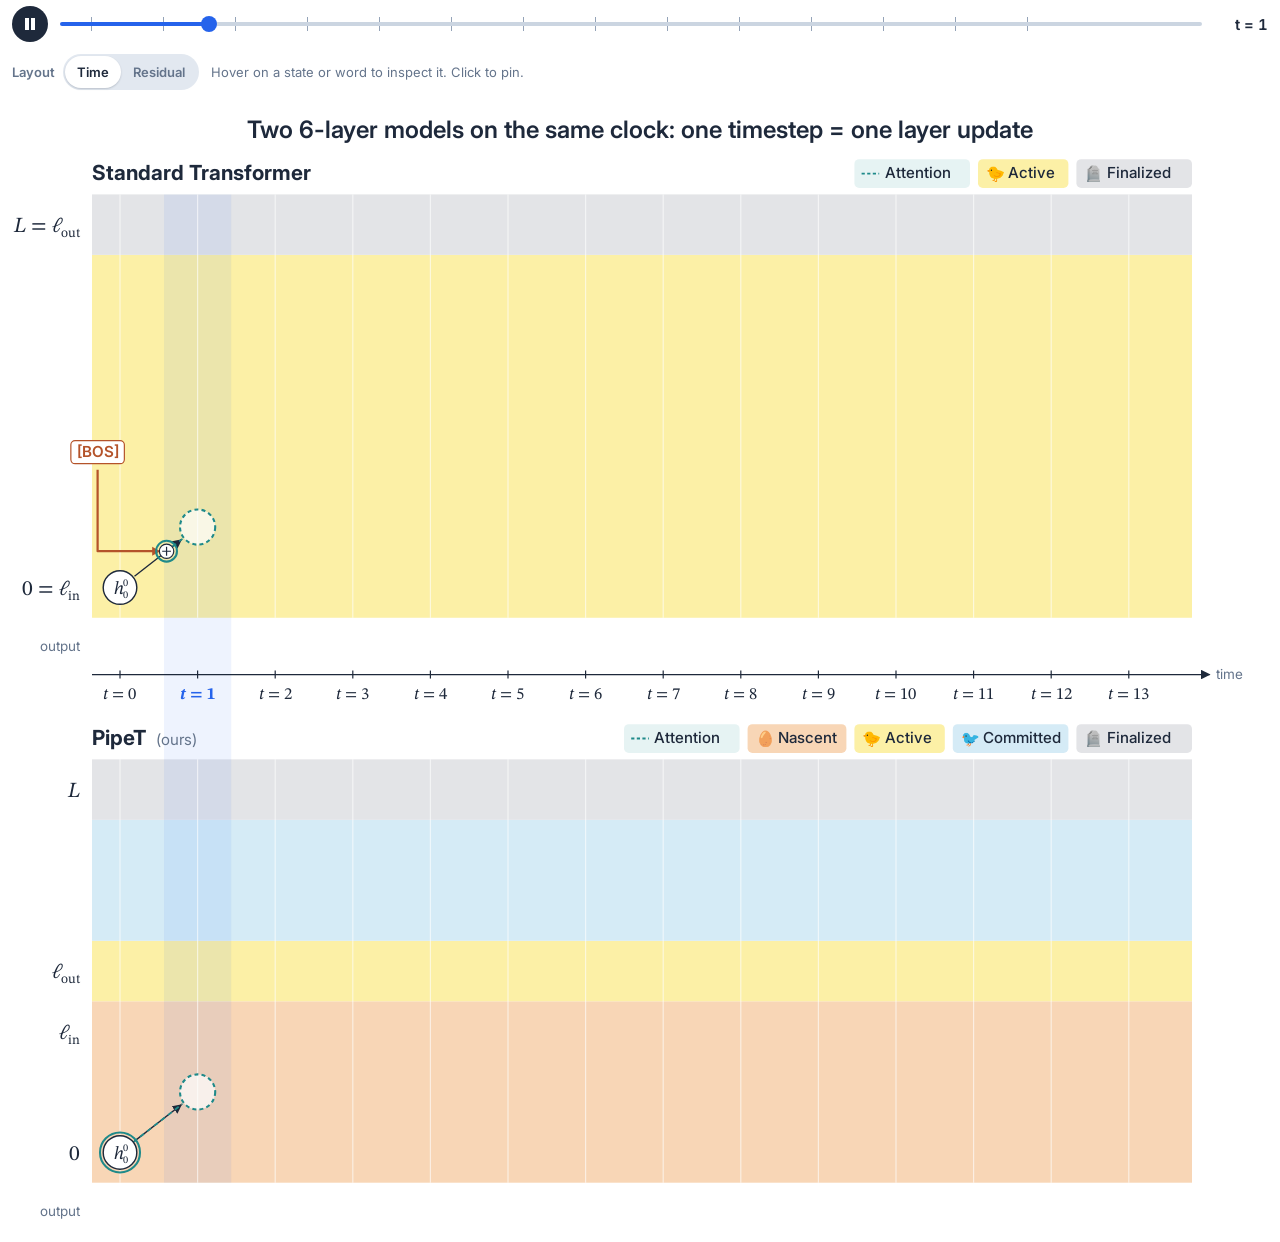
<file: static/animation/pipet-architecture.html>
<!doctype html>
<html lang="en">
  <head>
    <meta charset="utf-8" />
    <meta name="viewport" content="width=device-width, initial-scale=1" />
    <title>PipeT Architecture Animation</title>
    <link
      href="https://fonts.googleapis.com/css2?family=Inter:wght@400;500;600;700&family=STIX+Two+Text:ital,wght@0,400;0,700;1,400;1,700&display=swap"
      rel="stylesheet"
    />
    <style>
      :root {
        --ink: #1e293b;
        --muted: #64748b;
        --nascent: #f8d6b6;
        --active: #fcf0a6;
        --committed: #d5ebf6;
        --finalized: #e3e4e7;
        --token: #b4532a;
        --attn: #1f8a8a;
        --clock: #2563eb;
        --reader: #7c3aed;
        --known: #d3ecec;
        --bg: #ffffff;
      }
      html,
      body {
        margin: 0;
        background: var(--bg);
      }
      body {
        position: relative;
        -webkit-text-size-adjust: 100%;
      }
      svg {
        display: block;
        width: 100%;
        height: auto;
      }
      .sans {
        font-family:
          Inter,
          -apple-system,
          "Segoe UI",
          sans-serif;
      }
      .math {
        font-family: "STIX Two Text", STIXGeneral, "Times New Roman", serif;
        font-style: italic;
      }
      .up {
        font-style: normal;
      }

      /* Controls above the diagram, in two 48px rows (playback, then alignment and hint): fixed 96px tall.
         index.css sizes the iframe from this, and the card's top offsets add it. */
      .controls {
        height: 96px;
        padding: 0 12px;
        box-sizing: border-box;
        font-family:
          Inter,
          -apple-system,
          "Segoe UI",
          sans-serif;
        color: var(--ink);
      }
      .controls .row {
        display: flex;
        align-items: center;
        gap: 12px;
        height: 48px;
      }
      .record .controls {
        display: none;
      }
      #toggle {
        flex: none;
        width: 36px;
        height: 36px;
        padding: 0;
        border: 0;
        border-radius: 50%;
        cursor: pointer;
        background: var(--ink);
        color: #fff;
        display: grid;
        place-items: center;
      }
      #toggle:hover {
        background: var(--clock);
      }
      #toggle svg {
        width: 14px;
        height: 14px;
        fill: currentColor;
      }
      #toggle .play {
        display: none;
      }
      #toggle.paused .play {
        display: block;
      }
      #toggle.paused .pause {
        display: none;
      }
      .scrub {
        position: relative;
        flex: 1;
        min-width: 0;
        height: 36px;
      }
      .tick {
        position: absolute;
        top: 11px;
        width: 1px;
        height: 14px;
        background: #94a3b8;
        pointer-events: none;
      }
      #slider {
        position: absolute;
        inset: 0;
        width: 100%;
        height: 36px;
        margin: 0;
        padding: 0;
        background: transparent;
        -webkit-appearance: none;
        appearance: none;
        cursor: pointer;
        touch-action: pan-y;
      }
      #slider::-webkit-slider-runnable-track {
        height: 4px;
        border-radius: 2px;
        background: linear-gradient(
          to right,
          var(--clock) var(--p, 0%),
          #cbd5e1 var(--p, 0%)
        );
      }
      #slider::-moz-range-track {
        height: 4px;
        border-radius: 2px;
        background: linear-gradient(
          to right,
          var(--clock) var(--p, 0%),
          #cbd5e1 var(--p, 0%)
        );
      }
      #slider::-webkit-slider-thumb {
        -webkit-appearance: none;
        width: 16px;
        height: 16px;
        margin-top: -6px;
        border: 0;
        border-radius: 50%;
        background: var(--clock);
      }
      #slider::-moz-range-thumb {
        width: 16px;
        height: 16px;
        border: 0;
        border-radius: 50%;
        background: var(--clock);
      }
      #toggle:focus-visible,
      #slider:focus-visible {
        outline: 2px solid var(--clock);
        outline-offset: 2px;
      }
      #readout {
        flex: none;
        width: 3.6em;
        text-align: right;
        font-size: 15px;
        font-weight: 600;
        font-variant-numeric: tabular-nums;
      }
      #hint {
        flex: none;
        font-size: 13px;
        color: var(--muted);
      }
      @media (max-width: 640px) {
        #hint {
          display: none;
        }
      }

      /* Column alignment switch: columns are timesteps or token streams. */
      #align-label {
        flex: none;
        margin-right: -4px;
        font-size: 13px;
        font-weight: 600;
        color: var(--muted);
      }
      #align {
        flex: none;
        display: flex;
        padding: 2px;
        border-radius: 18px;
        background: #e2e8f0;
      }
      #align button {
        height: 32px;
        padding: 0 12px;
        border: 0;
        border-radius: 16px;
        background: transparent;
        color: var(--muted);
        font:
          600 13px Inter,
          -apple-system,
          "Segoe UI",
          sans-serif;
        cursor: pointer;
      }
      #align button[aria-pressed="true"] {
        background: #fff;
        color: var(--ink);
        box-shadow: 0 1px 2px rgba(30, 41, 59, 0.2);
      }
      #align button:focus-visible {
        outline: 2px solid var(--clock);
        outline-offset: 1px;
      }
      @media (max-width: 420px) {
        .controls {
          padding: 0 8px;
        }
        .controls .row {
          gap: 8px;
        }
        #align button {
          padding: 0 8px;
        }
      }

      /* Inspector: dims the animation and redraws the selected state's neighbourhood on top. */
      #stage:focus {
        outline: none;
      }
      #stage:focus-visible {
        outline: 2px solid var(--clock);
        outline-offset: -2px;
      }
      #stage.inspecting #dyn > g {
        opacity: 0.2;
      }
      #stage.inspecting #dyn > g.attn-layer {
        opacity: 0;
      }

      /* The card covers the other model's panel, so it never hides the lines it explains.
     Sized in vw so it scales with the SVG (100vw = 1600 units). */
      #card {
        position: absolute;
        left: 7.1875vw;
        width: 85.9375vw;
        height: 24vw;
        box-sizing: border-box;
        padding: 0.8vw 1.5vw;
        overflow: hidden;
        pointer-events: none;
        font-family:
          Inter,
          -apple-system,
          "Segoe UI",
          sans-serif;
        font-size: 1.4vw;
        line-height: 1.45;
        color: var(--ink);
        background: #fff;
        border: 1px solid #cbd5e1;
        border-radius: 0.6vw;
        box-shadow: 0 0.3vw 1.5vw rgba(30, 41, 59, 0.18);
      }
      #card[hidden] {
        display: none;
      }
      #card.over-std {
        top: calc(7.6875vw + 96px);
      }
      #card.over-pipet {
        top: calc(51.825vw + 96px);
      }
      #card .head {
        display: flex;
        align-items: center;
        gap: 0.9em;
        margin-bottom: 0.35em;
        padding-bottom: 0.3em;
        white-space: nowrap;
        border-bottom: 1px solid #e2e8f0;
      }
      #card .big {
        font-size: 1.7em;
        line-height: 1;
      }
      #card .pin {
        margin-left: auto;
        color: var(--muted);
        font-size: 0.85em;
      }
      #card dl {
        display: grid;
        grid-template-columns: 8.2em 1fr;
        gap: 0.2em 0.8em;
        margin: 0;
      }
      #card dt {
        display: flex;
        align-items: center;
        gap: 0.45em;
        color: var(--muted);
        font-weight: 500;
        white-space: nowrap;
      }
      #card dd {
        margin: 0;
      }
      #card .chip {
        display: inline-block;
        margin-right: 0.3em;
        padding: 0 0.45em;
        border-radius: 0.3em;
        font-weight: 500;
        white-space: nowrap;
      }
      #card .note {
        color: var(--muted);
      }
      #card .h,
      #card .x {
        font-family: "STIX Two Text", STIXGeneral, "Times New Roman", serif;
        font-style: italic;
        font-size: 1.12em;
        white-space: nowrap;
      }
      #card .ss {
        display: inline-flex;
        flex-direction: column;
        vertical-align: middle;
        margin-left: 0.06em;
        font-size: 0.66em;
        font-style: normal;
        line-height: 1;
      }
      #card sub {
        font-size: 0.68em;
        font-style: normal;
        line-height: 0;
      }
      .sw {
        flex: none;
        display: inline-block;
        width: 1.5em;
      }
      .sw.query {
        border-top: 0.16em solid var(--attn);
      }
      .sw.reads {
        border-top: 0.16em dashed var(--attn);
      }
      .sw.knows {
        height: 0.8em;
        border-radius: 0.2em;
        background: var(--known);
      }
      .sw.reader {
        width: 0.8em;
        height: 0.8em;
        margin: 0 0.35em;
        box-sizing: border-box;
        border: 0.16em solid var(--reader);
        border-radius: 50%;
      }
      .sw.token {
        height: 0.8em;
        border-radius: 0.2em;
        background: #f8d9c8;
      }
    </style>
  </head>
  <body>
    <div class="controls">
      <div class="row">
      <button id="toggle" type="button" aria-label="Pause animation">
        <svg class="pause" viewBox="0 0 14 14" aria-hidden="true">
          <path d="M2 1h4v12H2zM8 1h4v12H8z" />
        </svg>
        <svg class="play" viewBox="0 0 14 14" aria-hidden="true">
          <path d="M3 1l10 6-10 6z" />
        </svg>
      </button>
      <div class="scrub" id="scrub">
        <input
          id="slider"
          type="range"
          min="0"
          step="0.01"
          value="0"
          aria-label="Animation position"
        />
      </div>
      <div id="readout" aria-hidden="true">t = 0</div>
      </div>
      <div class="row">
      <div id="align-label">Layout</div>
      <div id="align" role="group" aria-labelledby="align-label">
        <button
          type="button"
          aria-pressed="true"
          title="Each column is one timestep"
        >
          Time
        </button>
        <button
          type="button"
          aria-pressed="false"
          title="Each column is one token's residual stream"
        >
          Residual
        </button>
      </div>
      <div id="hint">Hover on a state or word to inspect it. Click to pin.</div>
      </div>
    </div>
    <svg
      id="stage"
      viewBox="0 0 1600 1432.4"
      xmlns="http://www.w3.org/2000/svg"
      tabindex="0"
      role="group"
      aria-label="Hidden states of both models. Use the arrow keys to inspect a state and Escape to clear it."
    >
      <defs>
        <marker
          id="arrow"
          viewBox="0 0 10 10"
          refX="9"
          refY="5"
          markerWidth="7"
          markerHeight="7"
          orient="auto"
        >
          <path d="M0,0 L10,5 L0,10 z" fill="#1e293b" />
        </marker>
        <marker
          id="arrow-axis"
          viewBox="0 0 10 10"
          refX="9"
          refY="5"
          markerWidth="8"
          markerHeight="8"
          orient="auto"
        >
          <path d="M0,0 L10,5 L0,10 z" fill="#1e293b" />
        </marker>
      </defs>
      <rect width="1600" height="1432.4" fill="#ffffff" />
      <g id="scaffold"></g>
      <g id="dyn"></g>
      <g id="inspect"></g>
      <g id="captions"></g>
    </svg>
    <div id="card" role="status" hidden></div>
    <script>
      // Two 6-layer models on one clock; one timestep = the time of one layer update.
      // PipeT (bottom): l_in = 2, l_out = 3, so h_i^l is computed at t = i + l and x_j is predicted at t = j + 2.
      // Standard Transformer (top): stream k starts at t = 7k, so h_k^l is computed at t = 7k + l and x_k at t = 7k - 1.
      const L = 6,
        LIN = 2,
        LOUT = 3,
        TMAX = 13;
      const WORDS = [
        "the",
        "cat",
        "sat",
        "on",
        "the",
        "mat",
        "and",
        "then",
        "it",
        "fell",
        "asleep",
      ];
      const DURATION = 20;
      const X0 = 150,
        DX = 97,
        DY = 75.6,
        R = 21;
      const col = (t) => X0 + t * DX;
      // Each panel is L + 1 rows of height DY. What sits below a panel (output words, the axis, the next panel)
      // keeps its distance from that panel's bottom edge. HEIGHT must match the SVG viewBox, and index.css sizes the iframe from it.
      const STD_TOP = 123,
        STD_BOTTOM = STD_TOP + (L + 1) * DY,
        PIPET_TOP = STD_BOTTOM + 177,
        PIPET_BOTTOM = PIPET_TOP + (L + 1) * DY;
      const HEIGHT = PIPET_BOTTOM + 74;
      const rowS = (l) => STD_BOTTOM - DY / 2 - l * DY;
      const rowP = (l) => PIPET_BOTTOM - DY / 2 - l * DY;
      const BAND_L = 115,
        BAND_R = 1490;
      const wordsY = { std: STD_BOTTOM + 36, pipet: PIPET_BOTTOM + 36 };

      // Two alignments of the same graph: columns are timesteps (h_i^l sits at the time t it is computed)
      // or streams (h_i^l sits above position i). Stream columns start further right to leave room for [BOS].
      const SX0 = X0 + 45,
        SDX = (col(TMAX) - SX0) / TMAX;
      const scol = (i) => SX0 + i * SDX;
      const LAYOUTS = [
        {
          stream: false,
          pipet: (i, l) => [col(i + l), rowP(l)],
          std: (k, l) => [col(7 * k + l), rowS(l)],
        },
        {
          stream: true,
          pipet: (i, l) => [scol(i), rowP(l)],
          std: (k, l) => [scol(k), rowS(l)],
        },
      ];

      // Timeline (seconds). Each timestep first shows attention reads, then the layer updates (from GROW on).
      const T_INTRO = 0.4,
        D = 1.25,
        GROW = 0.5,
        T_FADE = 19.55;
      const stepStart = (t) => T_INTRO + t * D;
      const grow = (t) => stepStart(t) + GROW;
      const T_END = stepStart(TMAX + 1);

      const NS = "http://www.w3.org/2000/svg";
      const clamp = (x) => Math.max(0, Math.min(1, x));
      const prog = (T, a, dur) => clamp((T - a) / dur);
      const easeInOut = (p) =>
        p < 0.5 ? 4 * p * p * p : 1 - Math.pow(-2 * p + 2, 3) / 2;
      const easeOutBack = (p) => {
        const c = 1.7;
        return 1 + (c + 1) * Math.pow(p - 1, 3) + c * Math.pow(p - 1, 2);
      };

      function el(tag, attrs, parent, html) {
        const e = document.createElementNS(NS, tag);
        for (const k in attrs) e.setAttribute(k, attrs[k]);
        if (html !== undefined) e.innerHTML = html;
        if (parent) parent.appendChild(e);
        return e;
      }

      const scaffold = document.getElementById("scaffold");
      const dyn = document.getElementById("dyn");
      const captionLayer = document.getElementById("captions");
      const updaters = [];

      // Everything that moves between alignments is a spot: at[0] is its place when columns are timesteps,
      // at[1] when they are streams. place(b) puts every spot at the blend b between them (0 = timesteps, 1 = streams),
      // and moved says whether this frame's blend differs from the last one.
      const spots = [];
      function spot(f, props = {}) {
        const at = LAYOUTS.map(f),
          s = Object.assign(props, { at, x: at[0][0], y: at[0][1] });
        spots.push(s);
        return s;
      }
      // A path whose corners are given separately for each alignment, with the same number of corners in both.
      const route = (timePts, streamPts) =>
        timePts.map((p, k) => spot((lay) => (lay.stream ? streamPts[k] : p)));
      const lerp = (p, q, b) => p + (q - p) * b;
      let align = 0,
        alignTo = 0,
        blend = NaN,
        moved = true;
      function place(b) {
        moved = b !== blend;
        blend = b;
        if (!moved) return;
        for (const s of spots) {
          s.x = lerp(s.at[0][0], s.at[1][0], b);
          s.y = lerp(s.at[0][1], s.at[1][1], b);
        }
      }
      const colX = (c) => lerp(col(c), scol(c), blend);
      // Text that differs between alignments fades out over the first half of a switch and its replacement in over the second.
      const timeText = () => Math.max(0, 1 - 2 * blend),
        streamText = () => Math.max(0, 2 * blend - 1);

      // ---------- Static scaffold ----------
      function band(row, lo, hi, fill) {
        const y0 = row(hi) - DY / 2,
          y1 = row(lo) + DY / 2;
        el(
          "rect",
          { x: BAND_L, y: y0, width: BAND_R - BAND_L, height: y1 - y0, fill },
          scaffold,
        );
      }
      band(rowP, 0, LIN, "var(--nascent)");
      band(rowP, LOUT, LOUT, "var(--active)");
      band(rowP, LOUT + 1, L - 1, "var(--committed)");
      band(rowP, L, L, "var(--finalized)");
      band(rowS, 0, L - 1, "var(--active)");
      band(rowS, L, L, "var(--finalized)");

      // Highlight of the states computed at one timestep: a column when columns are timesteps; when they are
      // streams, a diagonal band in PipeT (h_i^l with i + l = t) and the single state being computed in Standard.
      // Clipped to the bands so the diagonal stays off the layer labels.
      el(
        "rect",
        { x: BAND_L, y: 0, width: BAND_R - BAND_L, height: HEIGHT },
        el("clipPath", { id: "hl-clip" }, document.querySelector("defs")),
      );
      // HW is the half width of a column highlight. The diagonal band's half width is set so that, measured square
      // to its slope, it is 60 units thick, a little more than a state circle; it stays clear of the next diagonal (SDX away).
      const HW = 42,
        HW_DIAG = (30 * Math.hypot(DY, SDX)) / DY;
      const HL_MID = STD_BOTTOM + 129; // where the Standard highlight hands over to PipeT's
      const hlStd = el(
        "polygon",
        { fill: "var(--clock)", opacity: 0, "clip-path": "url(#hl-clip)" },
        scaffold,
      );
      const hlPipet = el(
        "polygon",
        { fill: "var(--clock)", opacity: 0, "clip-path": "url(#hl-clip)" },
        scaffold,
      );
      const box = (x0, y0, x1, y1) => [
        [x0, y0],
        [x1, y0],
        [x1, y1],
        [x0, y1],
      ];
      const blendPts = (p, q) =>
        p
          .map(
            ([x, y], k) =>
              `${lerp(x, q[k][0], blend)},${lerp(y, q[k][1], blend)}`,
          )
          .join(" ");
      function highlight(t) {
        for (const h of [hlStd, hlPipet])
          h.setAttribute("opacity", t >= 0 ? 0.08 : 0);
        if (t < 0) return;
        const k = Math.floor(t / 7),
          sx = scol(k),
          sy = rowS(t - 7 * k);
        hlStd.setAttribute(
          "points",
          blendPts(
            box(col(t) - HW, rowS(L) - DY / 2, col(t) + HW, HL_MID),
            box(sx - HW, sy - DY / 2, sx + HW, sy + DY / 2),
          ),
        );
        const top = rowP(L) - DY / 2,
          bottom = rowP(0) + DY / 2,
          xt = scol(t) - (L + 0.5) * SDX,
          xb = scol(t) + 0.5 * SDX;
        hlPipet.setAttribute(
          "points",
          blendPts(box(col(t) - HW, HL_MID, col(t) + HW, bottom), [
            [xt - HW_DIAG, top],
            [xt + HW_DIAG, top],
            [xb + HW_DIAG, bottom],
            [xb - HW_DIAG, bottom],
          ]),
        );
      }

      const columnLines = [];
      for (let c = 0; c <= TMAX; c++) {
        for (const row of [rowP, rowS]) {
          columnLines.push(
            el(
              "line",
              {
                y1: row(L) - DY / 2,
                y2: row(0) + DY / 2,
                stroke: "#ffffff",
                "stroke-opacity": 0.6,
                "stroke-width": 1.5,
              },
              scaffold,
            ),
          );
        }
      }
      updaters.push(() => {
        if (moved)
          columnLines.forEach((ln, k) => {
            const x = colX(k >> 1);
            ln.setAttribute("x1", x);
            ln.setAttribute("x2", x);
          });
      });

      const ell = (sub) =>
        `ℓ<tspan class="up" font-size="17" dx="-2" dy="6">${sub}</tspan>`;
      const layerLabel = (y, html) =>
        el(
          "text",
          {
            x: 100,
            y: y + 9,
            "text-anchor": "end",
            "font-size": 27,
            fill: "var(--ink)",
            class: "math",
          },
          scaffold,
          html,
        );
      layerLabel(rowP(0), '<tspan class="up">0</tspan>');
      layerLabel(rowP(LIN), ell("in"));
      layerLabel(rowP(LOUT), ell("out"));
      layerLabel(rowP(L), "L");
      layerLabel(rowS(0), `<tspan class="up">0 = </tspan>${ell("in")}`);
      layerLabel(rowS(L), `L<tspan class="up"> = </tspan>${ell("out")}`);

      // Shared axis between the panels: timesteps t, or stream positions i. The labels cross-fade between the two.
      const axisY = STD_BOTTOM + 71;
      el(
        "line",
        {
          x1: BAND_L,
          y1: axisY,
          x2: BAND_R + 22,
          y2: axisY,
          stroke: "var(--ink)",
          "stroke-width": 1.5,
          "marker-end": "url(#arrow-axis)",
        },
        scaffold,
      );
      const axisNames = ["time", "stream"].map((name) =>
        el(
          "text",
          {
            x: BAND_R + 30,
            y: axisY + 6,
            "font-size": 17,
            fill: "var(--muted)",
            class: "sans",
          },
          scaffold,
          name,
        ),
      );
      const ticks = [],
        tickLabels = [],
        streamLabels = [];
      for (let c = 0; c <= TMAX; c++) {
        ticks.push(
          el(
            "line",
            {
              y1: axisY - 5,
              y2: axisY + 5,
              stroke: "var(--ink)",
              "stroke-width": 1.5,
            },
            scaffold,
          ),
        );
        const label = (v) =>
          el(
            "text",
            {
              y: axisY + 30,
              "text-anchor": "middle",
              "font-size": 21,
              fill: "var(--ink)",
              class: "math",
            },
            scaffold,
            `${v}<tspan class="up"> = ${c}</tspan>`,
          );
        tickLabels.push(label("t"));
        streamLabels.push(label("i"));
      }
      updaters.push(() => {
        if (!moved) return;
        axisNames.forEach((e, k) =>
          e.setAttribute("opacity", k ? streamText() : timeText()),
        );
        for (let c = 0; c <= TMAX; c++) {
          const x = colX(c);
          ticks[c].setAttribute("x1", x);
          ticks[c].setAttribute("x2", x);
          tickLabels[c].setAttribute("x", x);
          tickLabels[c].setAttribute("opacity", timeText());
          streamLabels[c].setAttribute("x", x);
          streamLabels[c].setAttribute("opacity", streamText());
        }
      });

      // Panel headers (with live token counters) and stage legends
      const counters = {};
      function header(key, y, name, note, legend) {
        const txt = el(
          "text",
          { x: BAND_L, y, "font-size": 26, fill: "var(--ink)", class: "sans" },
          scaffold,
          `<tspan font-weight="700">${name}</tspan><tspan fill="var(--muted)" font-size="19" dx="12">${note}</tspan>` +
            `<tspan fill="var(--token)" font-weight="700" dx="22"></tspan>`,
        );
        counters[key] = txt.lastChild;
        let x = BAND_R;
        for (const g of legend.slice().reverse()) {
          const w = 50 + g.label.length * 10.5;
          x -= w;
          el(
            "rect",
            { x, y: y - 26, width: w, height: 36, rx: 6, fill: g.fill },
            scaffold,
          );
          if (g.emoji)
            el(
              "text",
              { x: x + 10, y: y - 1, "font-size": 19 },
              scaffold,
              g.emoji,
            );
          else
            el(
              "line",
              {
                x1: x + 9,
                y1: y - 8,
                x2: x + 31,
                y2: y - 8,
                stroke: "var(--attn)",
                "stroke-width": 2.4,
                "stroke-dasharray": "4 3",
              },
              scaffold,
            );
          el(
            "text",
            {
              x: x + 38,
              y: y - 2,
              "font-size": 19,
              "font-weight": 500,
              fill: "var(--ink)",
              class: "sans",
            },
            scaffold,
            g.label,
          );
          x -= 10;
        }
      }
      const STAGES = {
        nascent: { fill: "var(--nascent)", emoji: "🥚", label: "Nascent" },
        active: { fill: "var(--active)", emoji: "🐤", label: "Active" },
        committed: {
          fill: "var(--committed)",
          emoji: "🐦",
          label: "Committed",
        },
        finalized: {
          fill: "var(--finalized)",
          emoji: "🪦",
          label: "Finalized",
        },
        attention: { fill: "#e6f3f3", label: "Attention" },
      };
      header("pipet", rowP(L) - DY / 2 - 18, "PipeT", "(ours)", [
        STAGES.attention,
        STAGES.nascent,
        STAGES.active,
        STAGES.committed,
        STAGES.finalized,
      ]);
      header("std", rowS(L) - DY / 2 - 18, "Standard Transformer", "", [
        STAGES.attention,
        STAGES.active,
        STAGES.finalized,
      ]);
      for (const key of ["pipet", "std"]) {
        el(
          "text",
          {
            x: 100,
            y: wordsY[key] + 6,
            "text-anchor": "end",
            "font-size": 17,
            fill: "var(--muted)",
            class: "sans",
          },
          scaffold,
          "output",
        );
      }

      // ---------- Dynamic elements ----------
      const edgeLayer = el("g", {}, dyn);
      const attnLayer = el("g", { class: "attn-layer" }, dyn);
      const tokenLayer = el("g", {}, dyn);
      const nodeLayer = el("g", {}, dyn);
      const plusLayer = el("g", {}, dyn);

      // Highlight of the states being computed at the current timestep, spanning both models
      updaters.push((T) => {
        const cur =
          T >= T_INTRO && T < T_END ? Math.floor((T - T_INTRO) / D) : -1;
        highlight(cur);
        tickLabels.forEach((e, t) => {
          e.setAttribute("font-weight", t === cur ? 700 : 400);
          e.setAttribute("fill", t === cur ? "var(--clock)" : "var(--ink)");
        });
      });

      // Residual-stream edge from node a into node b, which is computed at timestep t
      function addEdge(a, b, t) {
        const line = el(
          "line",
          {
            stroke: "#1e293b",
            "stroke-width": 1.7,
            "marker-end": "url(#arrow)",
            opacity: 0,
          },
          edgeLayer,
        );
        updaters.push((T) => {
          const p = easeInOut(prog(T, grow(t), 0.35));
          line.setAttribute("opacity", p > 0 ? 1 : 0);
          if (p === 0) return;
          const len = Math.hypot(b.x - a.x, b.y - a.y),
            ux = (b.x - a.x) / len,
            uy = (b.y - a.y) / len;
          const sx = a.x + ux * (R + 2),
            sy = a.y + uy * (R + 2),
            ex = b.x - ux * (R + 4),
            ey = b.y - uy * (R + 4);
          line.setAttribute("x1", sx);
          line.setAttribute("y1", sy);
          line.setAttribute("x2", sx + (ex - sx) * p);
          line.setAttribute("y2", sy + (ey - sy) * p);
        });
      }

      // Node h_i^l computed at timestep t
      const nodeLabel = (i, l) =>
        `<tspan x="-8" y="8" font-size="23">h</tspan>` +
        `<tspan class="up" x="4" y="-2" font-size="13">${l}</tspan>` +
        `<tspan class="up" x="4" y="13" font-size="${i >= 10 ? 11.5 : 13}">${i}</tspan>`;
      function addNode(model, i, l, t) {
        const n = spot((lay) => lay[model](i, l), {
          kind: "state",
          i,
          l,
          t,
          readBy: [],
        });
        const g = el("g", { opacity: 0 }, nodeLayer);
        const ring = el(
          "circle",
          {
            r: R + 5,
            fill: "none",
            stroke: "var(--token)",
            "stroke-width": 3,
            opacity: 0,
          },
          g,
        );
        const attnRing = el(
          "circle",
          {
            r: R + 4,
            fill: "none",
            stroke: "var(--attn)",
            "stroke-width": 2.6,
            opacity: 0,
          },
          g,
        );
        el(
          "circle",
          { r: R, fill: "#ffffff", stroke: "#1e293b", "stroke-width": 1.8 },
          g,
        );
        el("text", { class: "math", fill: "#1e293b" }, g, nodeLabel(i, l));
        const a = grow(t) + 0.3;
        updaters.push((T) => {
          const p = prog(T, a, 0.2);
          g.setAttribute("opacity", p > 0 ? Math.min(1, p * 2) : 0);
          g.setAttribute(
            "transform",
            `translate(${n.x},${n.y}) scale(${p > 0 ? 0.35 + 0.65 * easeOutBack(p) : 0})`,
          );
        });
        return Object.assign(n, { appear: a, ring, attnRing });
      }

      // A dotted (or, for a stream's own previous state, solid) read from source s into target.
      // aim() points an existing read line at the current places of s and target.
      function aim(line, s, target) {
        const len = Math.hypot(target.x - s.x, target.y - s.y),
          ux = (target.x - s.x) / len,
          uy = (target.y - s.y) / len;
        line.setAttribute("x1", s.x + ux * (s.r || R));
        line.setAttribute("y1", s.y + uy * (s.r || R));
        line.setAttribute("x2", target.x - ux * (R + 3));
        line.setAttribute("y2", target.y - uy * (R + 3));
      }
      function readLine(s, target, parent, attrs) {
        const line = el("line", { stroke: "var(--attn)", ...attrs }, parent);
        aim(line, s, target);
        return line;
      }

      // Attention at timestep t: dotted reads from each source state into the update that computes target.
      // Rings are accumulated per node so several timesteps' updaters can share one ring.
      const attnLevels = new Map();
      function addAttention(t, target, sources) {
        const a = stepStart(t) + 0.05,
          b = grow(t) + 0.4;
        const ghost = el(
          "circle",
          {
            cx: target.x,
            cy: target.y,
            r: R + 1,
            fill: "#ffffff",
            "fill-opacity": 0.7,
            stroke: "var(--attn)",
            "stroke-width": 2.6,
            "stroke-dasharray": "5 4",
            opacity: 0,
          },
          attnLayer,
        );
        const lines = sources.map((s) =>
          readLine(s, target, attnLayer, {
            "stroke-width": 2.2,
            "stroke-dasharray": "6 5",
            opacity: 0,
          }),
        );
        const level = (T) => prog(T, a, 0.3) * (1 - prog(T, b, 0.25));
        for (const s of sources) {
          if (!attnLevels.has(s)) attnLevels.set(s, []);
          attnLevels.get(s).push(level);
        }
        if (!attnLevels.has(target)) attnLevels.set(target, []);
        attnLevels
          .get(target)
          .push((T) => prog(T, grow(t) + 0.3, 0.1) * (1 - prog(T, b, 0.25)));
        updaters.push((T) => {
          const o = level(T);
          lines.forEach((ln, k) => {
            const op = o * prog(T, a + k * 0.025, 0.2);
            ln.setAttribute("opacity", op);
            if (op > 0) aim(ln, sources[k], target);
          });
          const go = o * (1 - prog(T, grow(t) + 0.3, 0.1));
          ghost.setAttribute("opacity", go);
          if (go > 0) {
            ghost.setAttribute("cx", target.x);
            ghost.setAttribute("cy", target.y);
          }
        });
      }

      // Orange token path through the spots pts, drawn from time a over dur; optional ⊕ at the spot plusAt
      function addTokenPath(pts, a, dur, plusAt) {
        const path = el(
          "polyline",
          {
            fill: "none",
            stroke: "var(--token)",
            "stroke-width": 2.8,
            "stroke-linejoin": "round",
            opacity: 0,
          },
          tokenLayer,
        );
        const head = el(
          "path",
          { d: "M-8,-5.5 L2,0 L-8,5.5 z", fill: "var(--token)", opacity: 0 },
          tokenLayer,
        );
        let plus = null,
          plusNode = null;
        if (plusAt) {
          plus = el("g", { opacity: 0 }, plusLayer);
          el(
            "circle",
            { r: 9, fill: "#ffffff", stroke: "#1e293b", "stroke-width": 1.5 },
            plus,
          );
          el(
            "path",
            {
              d: "M-5.5,0 H5.5 M0,-5.5 V5.5",
              stroke: "#1e293b",
              "stroke-width": 1.5,
            },
            plus,
          );
          plusNode = Object.assign(plusAt, {
            kind: "plus",
            r: 9,
            appear: a + 0.8 * dur,
            points: pts,
            readBy: [],
            attnRing: el(
              "circle",
              {
                r: 13,
                fill: "none",
                stroke: "var(--attn)",
                "stroke-width": 2.6,
                opacity: 0,
              },
              plus,
            ),
          });
        }
        updaters.push((T) => {
          const p = easeInOut(prog(T, a, dur));
          path.setAttribute("opacity", p > 0 ? 1 : 0);
          head.setAttribute("opacity", p > 0.92 ? 1 : 0);
          if (plus) {
            plus.setAttribute("opacity", prog(T, a + 0.8 * dur, 0.1));
            plus.setAttribute(
              "transform",
              `translate(${plusAt.x},${plusAt.y})`,
            );
          }
          if (p === 0) return;
          let total = 0;
          for (let k = 1; k < pts.length; k++)
            total += Math.hypot(
              pts[k].x - pts[k - 1].x,
              pts[k].y - pts[k - 1].y,
            );
          path.setAttribute(
            "points",
            pts.map((q) => `${q.x},${q.y}`).join(" "),
          );
          path.setAttribute("stroke-dasharray", total);
          path.setAttribute("stroke-dashoffset", total * (1 - p));
          const [q, r] = pts.slice(-2);
          head.setAttribute(
            "transform",
            `translate(${r.x},${r.y}) rotate(${(Math.atan2(r.y - q.y, r.x - q.x) * 180) / Math.PI})`,
          );
        });
        return plusNode;
      }

      // A token's word in a white tag box centred on (0, 0); the box is sized like the inspector's pill.
      function tag(word, size, parent) {
        const g = el("g", { opacity: 0 }, parent);
        const width = word.length * 0.56 * size + 0.72 * size,
          height = 1.52 * size;
        el(
          "rect",
          {
            x: -width / 2,
            y: -height / 2,
            width,
            height,
            rx: 0.28 * size,
            fill: "#fff",
            stroke: "var(--token)",
            "stroke-width": 1.5,
          },
          g,
        );
        el(
          "text",
          {
            y: 0.32 * size,
            "text-anchor": "middle",
            "font-size": size,
            "font-weight": 600,
            fill: "var(--token)",
            class: "sans",
          },
          g,
          word,
        );
        return g;
      }

      function addLabel(at, word, a) {
        const t = tag(word, 19, tokenLayer);
        updaters.push((T) => {
          t.setAttribute("opacity", prog(T, a, 0.15));
          t.setAttribute("transform", `translate(${at.x},${at.y})`);
        });
      }

      // A predicted token: ring its source node, then drop the word into the output row under that node's column
      const emitted = { pipet: [], std: [] };
      function emit(key, src, t, word) {
        const a = stepStart(t) + 1.08;
        const w = spot((lay) => [lay[key](src.i, src.l)[0], wordsY[key]], {
          kind: "word",
          model: key,
          j: emitted[key].length + 1,
          t,
          appear: a,
          text: word,
          src,
        });
        const txt = tag(word, 25, tokenLayer);
        updaters.push((T) => {
          const p = prog(T, a, 0.2);
          txt.setAttribute("opacity", p);
          txt.setAttribute(
            "transform",
            `translate(${w.x},${wordsY[key] + (1 - easeInOut(p)) * -14})`,
          );
          const on = prog(T, grow(t) + 0.3, 0.1),
            off = prog(T, stepStart(t) + D + 0.1, 0.3);
          src.ring.setAttribute("opacity", on * (1 - off));
        });
        emitted[key].push(w);
      }

      // The ⊕ where token x_i joins stream i: a fraction f of the way along its residual edge from layer l to l + 1
      const onEdge = (model, i, l, f) => (lay) => {
        const [x0, y0] = lay[model](i, l),
          [x1, y1] = lay[model](i, l + 1);
        return [x0 + f * (x1 - x0), y0 + f * (y1 - y0)];
      };

      // ----- PipeT -----
      const P = {};
      for (let i = 0; i <= TMAX; i++) {
        for (let l = 0; l <= L; l++) {
          const t = i + l;
          if (t > TMAX) continue;
          P[`${i},${l}`] = addNode("pipet", i, l, t);
          if (l > 0) addEdge(P[`${i},${l - 1}`], P[`${i},${l}`], t);
        }
      }
      // x_j enters stream j at l_in, on the edge h_j^2 (t = j + 2) -> h_j^3 (t = j + 3).
      // [BOS] comes in from the left of the first column; each later token leaves its source h_{j-1}^{l_out}
      // to the right, straight down to the ⊕ when columns are timesteps, or into the next column when they are streams.
      const PF = 0.55,
        BOS_X = SX0 - 52;
      const Pplus = {};
      for (let j = 0; j <= WORDS.length; j++) {
        const t = j + LIN,
          a = stepStart(t) + 0.88;
        const plus = spot(onEdge("pipet", j, LIN, PF)),
          [[ptx, py], [psx]] = plus.at;
        if (j === 0) {
          const vx = col(1) + 10,
            top = rowP(4) + 4;
          Pplus[j] = addTokenPath(
            route(
              [
                [vx, top],
                [vx, py],
                [ptx - 10, py],
              ],
              [
                [BOS_X, top],
                [BOS_X, py],
                [psx - 10, py],
              ],
            ),
            a,
            0.25,
            plus,
          );
          addLabel(
            spot((lay) => [lay.stream ? BOS_X : vx, top - 22]),
            "[BOS]",
            a,
          );
        } else {
          const src = P[`${j - 1},${LOUT}`],
            y = rowP(LOUT),
            [[stx], [ssx]] = src.at,
            mid = ssx + SDX / 2;
          Pplus[j] = addTokenPath(
            route(
              [
                [stx + R + 2, y],
                [ptx, y],
                [ptx, y],
                [ptx, py - 10],
              ],
              [
                [ssx + R + 2, y],
                [mid, y],
                [mid, py],
                [psx - 10, py],
              ],
            ),
            a,
            0.25,
            plus,
          );
          emit("pipet", src, t, WORDS[j - 1]);
        }
      }

      // ----- Standard Transformer -----
      const S = {};
      for (let k = 0; 7 * k <= TMAX; k++) {
        for (let l = 0; l <= L; l++) {
          const t = 7 * k + l;
          if (t > TMAX) continue;
          S[`${k},${l}`] = addNode("std", k, l, t);
          if (l > 0) addEdge(S[`${k},${l - 1}`], S[`${k},${l}`], t);
        }
      }
      const SF = 0.6;
      const Splus = {};
      {
        const plus = spot(onEdge("std", 0, 0, SF)),
          [[ptx, py], [psx]] = plus.at;
        const vx = col(0) - 28,
          top = rowS(2) + 4,
          a = stepStart(0) + 0.88;
        Splus[0] = addTokenPath(
          route(
            [
              [vx, top],
              [vx, py],
              [ptx - 10, py],
            ],
            [
              [BOS_X, top],
              [BOS_X, py],
              [psx - 10, py],
            ],
          ),
          a,
          0.25,
          plus,
        );
        addLabel(
          spot((lay) => [lay.stream ? BOS_X : vx, top - 22]),
          "[BOS]",
          a,
        );
      }
      for (let k = 1; 7 * k - 1 <= TMAX; k++) {
        const t = 7 * k - 1,
          src = S[`${k - 1},${L}`],
          a = stepStart(t) + 0.85,
          y = rowS(L);
        const [[stx], [ssx]] = src.at,
          vt = stx + DX / 2,
          vs = ssx + SDX / 2;
        if (7 * k <= TMAX) {
          const plus = spot(onEdge("std", k, 0, SF)),
            [[ptx, py], [psx]] = plus.at;
          Splus[k] = addTokenPath(
            route(
              [
                [stx + R + 2, y],
                [vt, y],
                [vt, py],
                [ptx - 10, py],
              ],
              [
                [ssx + R + 2, y],
                [vs, y],
                [vs, py],
                [psx - 10, py],
              ],
            ),
            a,
            0.35,
            plus,
          );
        } else {
          // The next stream would start after the visualized window.
          addTokenPath(
            route(
              [
                [stx + R + 2, y],
                [vt, y],
                [vt, rowS(L - 2)],
              ],
              [
                [ssx + R + 2, y],
                [vs, y],
                [vs, rowS(L - 2)],
              ],
            ),
            a,
            0.3,
            null,
          );
        }
        emit("std", src, t, WORDS[k - 1]);
      }

      // ----- Attention graph -----
      // reads(i, l) lists the [stream, layer] states read by the update that computes h_i^l.
      const MODELS = {
        pipet: {
          name: "PipeT",
          other: "std",
          nodes: P,
          plus: Pplus,
          lin: LIN,
          lout: LOUT,
          time: (i, l) => i + l,
          // The newest state of every existing stream; stream t is created only after this timestep's updates.
          reads: (i, l) => {
            const t = i + l,
              out = [];
            for (let j = 0; j < t; j++) out.push([j, Math.min(t - 1 - j, L)]);
            return out;
          },
          stage: (l) =>
            l <= LIN
              ? "nascent"
              : l === LOUT
                ? "active"
                : l < L
                  ? "committed"
                  : "finalized",
        },
        std: {
          name: "Standard",
          other: "pipet",
          nodes: S,
          plus: Splus,
          lin: 0,
          lout: L,
          time: (k, l) => 7 * k + l,
          // Layer l-1 of every position up to k.
          reads: (k, l) => {
            const out = [];
            for (let j = 0; j <= k; j++) out.push([j, l - 1]);
            return out;
          },
          stage: (l) => (l < L ? "active" : "finalized"),
        },
      };
      const targets = [...emitted.pipet, ...emitted.std]; // everything that can be inspected
      for (const key in MODELS) {
        const m = MODELS[key];
        for (const [i, p] of Object.entries(m.plus)) {
          Object.assign(p, {
            model: key,
            i: +i,
            l: m.lin,
            t: m.time(+i, m.lin),
            stage: "active",
            reads: [],
          });
          targets.push(p);
        }
        for (const n of Object.values(m.nodes)) {
          Object.assign(n, { model: key, stage: m.stage(n.l) });
          // A new stream starts without attention, and the snapshot is taken after token injection.
          n.reads =
            n.l === 0
              ? []
              : m
                  .reads(n.i, n.l)
                  .map(([j, lj]) =>
                    lj === m.lin ? m.plus[j] : m.nodes[`${j},${lj}`],
                  );
          for (const s of n.reads) s.readBy.push(n);
          targets.push(n);
        }
      }
      // The tokens a state depends on, through every read and injection before it.
      function knownTokens(n) {
        if (!n.knows) {
          const from =
            n.kind === "plus"
              ? [MODELS[n.model].nodes[`${n.i},${n.l}`]]
              : n.reads;
          n.knows = new Set(from.flatMap((s) => [...knownTokens(s)]));
          if (n.kind === "plus") n.knows.add(n.i);
        }
        return n.knows;
      }

      // ----- Attention animation, one highlighted update per model per timestep -----
      // PipeT: the update into l_out (or the leading stream during warm-up).
      for (let t = 1; t <= TMAX; t++) {
        const q = t >= LOUT ? t - LOUT : 0,
          ql = t >= LOUT ? LOUT : t;
        addAttention(t, P[`${q},${ql}`], P[`${q},${ql}`].reads);
      }
      // Standard Transformer: the single update of this timestep.
      for (let t = 1; t <= TMAX; t++) {
        const k = Math.floor(t / 7),
          l = t - 7 * k;
        if (l === 0) continue; // a new stream starts from its embedding; no layer update this timestep
        addAttention(t, S[`${k},${l}`], S[`${k},${l}`].reads);
      }
      updaters.push((T) => {
        for (const [node, levels] of attnLevels)
          node.attnRing.setAttribute(
            "opacity",
            Math.max(...levels.map((f) => f(T))),
          );
      });

      // Token counters in the panel headers
      for (const key of ["pipet", "std"]) {
        updaters.push((T) => {
          const n = emitted[key].filter((w) => T >= w.appear).length;
          counters[key].textContent =
            n === 0 ? "" : `${n} token${n === 1 ? "" : "s"}`;
        });
      }

      // Captions. A caption that holds only when columns are timesteps also gives the one to show when they are streams.
      const captions = [
        [
          0,
          stepStart(2),
          "Two 6-layer models on the same clock: one timestep = one layer update",
          "Two 6-layer models: each column is one token's residual stream",
        ],
        [
          stepStart(2),
          stepStart(5),
          "PipeT advances every stream at once, so a token comes out every timestep",
        ],
        [
          stepStart(5),
          stepStart(8),
          "Dotted lines: PipeT's next-token update reads the newest state of every stream",
        ],
        [
          stepStart(8),
          stepStart(13) + 1.08,
          "The standard Transformer reads one layer of earlier tokens, one stream at a time",
        ],
        [
          stepStart(13) + 1.08,
          DURATION,
          "Same 14 timesteps: PipeT decodes 11 tokens, the standard Transformer 2",
        ],
      ];
      captions.forEach(([s, e, html, streamHtml], k) => {
        const caption = (h) =>
          el(
            "text",
            {
              x: 800,
              y: 52,
              "text-anchor": "middle",
              "font-size": 30,
              "font-weight": 600,
              fill: "var(--ink)",
              class: "sans",
              opacity: 0,
            },
            captionLayer,
            h,
          );
        const c = caption(html),
          cs = streamHtml && caption(streamHtml);
        updaters.push((T) => {
          const fin = k === 0 ? prog(T, 0.05, 0.3) : prog(T, s, 0.25);
          const fout =
            e >= DURATION ? prog(T, T_FADE, 0.35) : prog(T, e - 0.12, 0.12);
          const o = fin * (1 - fout);
          c.setAttribute("opacity", cs ? o * timeText() : o);
          if (cs) cs.setAttribute("opacity", o * streamText());
        });
      });

      // Dynamic layer fades out at the end so the loop restarts on the bare scaffold.
      updaters.push((T) =>
        dyn.setAttribute("opacity", 1 - prog(T, T_FADE, 0.35)),
      );

      function render(T) {
        place(easeInOut(align));
        for (const u of updaters) u(T);
      }
      window.render = render;
      window.DURATION = DURATION;

      // ---------- Playback ----------
      // The animation is a pure function of T, so the slider just sets T and redraws.
      // The slider stops at T_FADE: past that point the diagram is fading out for the loop.
      const toggle = document.getElementById("toggle");
      const slider = document.getElementById("slider");
      const scrub = document.getElementById("scrub");
      const readout = document.getElementById("readout");
      slider.max = T_FADE;
      for (let t = 0; t <= TMAX; t++) {
        const tick = document.createElement("div");
        tick.className = "tick";
        tick.style.left = `calc(8px + (100% - 16px) * ${stepStart(t) / T_FADE})`; // 8px = half the thumb
        scrub.insertBefore(tick, slider);
      }

      let T = 0,
        playing = false,
        onScreen = true,
        held = false,
        running = false,
        last = null;

      function draw() {
        if (sel && !visible(sel)) return select(null);
        render(T);
        const shown = Math.min(T, T_FADE);
        const cur = Math.max(0, Math.min(TMAX, Math.floor((T - T_INTRO) / D)));
        slider.value = shown;
        slider.style.setProperty("--p", `${(shown / T_FADE) * 100}%`);
        readout.textContent = `t = ${cur}`;
        slider.setAttribute("aria-valuetext", `Timestep ${cur} of ${TMAX}`);
        drawInspect();
      }

      // One frame loop moves the playhead (while playing) and the alignment (while switching), so either can
      // change without the other: switching while paused slides the frozen frame, while playing it slides as it plays.
      const MORPH = 0.9; // seconds to switch alignment
      // Near the end of each loop, playback holds here while the layout switches to the other one,
      // then plays on into the fade-out, so every loop starts in the opposite layout.
      const SWITCH_AT = T_FADE - 0.5;
      const advancing = () => playing && onScreen && !held;
      const morphing = () => align !== alignTo && onScreen;

      function tick(now) {
        const adv = advancing(),
          mor = morphing();
        if (!adv && !mor) {
          running = false;
          last = null;
          return;
        }
        if (last !== null) {
          const dt = Math.min((now - last) / 1000, 0.1);
          if (adv && !(mor && T === SWITCH_AT)) {
            if (T < SWITCH_AT && T + dt >= SWITCH_AT) {
              T = SWITCH_AT;
              setAlign(1 - alignTo);
            } else T = (T + dt) % DURATION;
          }
          if (mor)
            align =
              alignTo > align
                ? Math.min(alignTo, align + dt / MORPH)
                : Math.max(alignTo, align - dt / MORPH);
          draw();
        }
        last = now;
        requestAnimationFrame(tick);
      }

      function kick() {
        if (running || !(advancing() || morphing())) return;
        running = true;
        requestAnimationFrame(tick);
      }

      // Column alignment: 0 = timesteps, 1 = streams. Switching again mid-slide turns back from where it is.
      const alignButtons = [...document.querySelectorAll("#align button")];
      const reduce = window.matchMedia(
        "(prefers-reduced-motion: reduce)",
      ).matches;
      function setAlign(to, animate = true) {
        alignTo = to;
        alignButtons.forEach((b, k) =>
          b.setAttribute("aria-pressed", k === to),
        );
        if (!animate || reduce || !onScreen) {
          align = to;
          draw();
        }
        kick();
      }
      alignButtons.forEach((b, k) =>
        b.addEventListener("click", () => setAlign(k)),
      );

      function setPlaying(on) {
        playing = on;
        toggle.classList.toggle("paused", !on);
        toggle.setAttribute(
          "aria-label",
          on ? "Pause animation" : "Play animation",
        );
        kick();
      }

      toggle.addEventListener("click", () => {
        select(null);
        setPlaying(!playing);
      });
      slider.addEventListener("pointerdown", () => setPlaying(false));
      slider.addEventListener("input", () => {
        setPlaying(false);
        T = Number(slider.value);
        draw();
      });

      // Arrow keys step one timestep, landing where that timestep's attention reads are fully drawn.
      slider.addEventListener("keydown", (e) => {
        const fwd = e.key === "ArrowRight" || e.key === "ArrowUp",
          back = e.key === "ArrowLeft" || e.key === "ArrowDown";
        if (!fwd && !back) return;
        e.preventDefault();
        setPlaying(false);
        const stops = [0];
        for (let t = 0; t <= TMAX; t++) stops.push(stepStart(t) + GROW);
        stops.push(T_FADE);
        T = fwd
          ? (stops.find((s) => s > T + 1e-3) ?? T_FADE)
          : (stops.filter((s) => s < T - 1e-3).pop() ?? 0);
        draw();
      });

      // Don't spend frames while scrolled out of view.
      new IntersectionObserver(([entry]) => {
        onScreen = entry.isIntersecting;
        kick();
      }).observe(document.getElementById("stage"));

      // ---------- Inspector ----------
      // Hovering holds playback; clicking pins the state and pauses, like dragging the slider.
      const stage = document.getElementById("stage");
      const inspectLayer = document.getElementById("inspect");
      const card = document.getElementById("card");
      const HIT = 48,
        RELEASE_MS = 200; // reach in SVG units; grace period so crossing a gap doesn't flicker or resume playback
      let sel = null,
        pinned = false,
        releaseTimer = null,
        pointerType = "mouse";

      const visible = (n) => T >= n.appear && T <= T_FADE;

      function select(n, pin = false) {
        clearTimeout(releaseTimer);
        releaseTimer = null;
        if (n === sel && pin === pinned) return;
        sel = n;
        pinned = pin && !!n;
        held = !!n && !pinned;
        if (pinned) setPlaying(false);
        stage.classList.toggle("inspecting", !!n);
        stage.style.cursor = n ? "pointer" : "";
        fillCard();
        draw();
        kick();
      }

      function release() {
        if (sel && !pinned && releaseTimer === null)
          releaseTimer = setTimeout(() => select(null), RELEASE_MS);
      }

      function hitTest(e) {
        const ctm = stage.getScreenCTM(),
          p = new DOMPoint(e.clientX, e.clientY).matrixTransform(ctm.inverse());
        let best = null,
          bestDist = Math.max(HIT, 20 / ctm.a);
        for (const n of targets) {
          const d = Math.hypot(n.x - p.x, n.y - p.y);
          if (d < bestDist && visible(n)) {
            best = n;
            bestDist = d;
          }
        }
        return best;
      }

      stage.addEventListener("pointermove", (e) => {
        if (pinned || e.pointerType === "touch") return;
        const n = hitTest(e);
        if (n) select(n);
        else release();
      });
      stage.addEventListener("pointerleave", release);
      stage.addEventListener("pointerdown", (e) => {
        pointerType = e.pointerType;
      });
      stage.addEventListener("click", (e) => {
        const n = hitTest(e);
        if (!n) select(null);
        else if (n !== sel || !pinned) select(n, true);
        else select(pointerType === "touch" ? null : n); // second click releases; a mouse is still hovering it
      });

      // Arrow keys move to the nearest state in that direction, across models and including ⊕ and words.
      stage.addEventListener("keydown", (e) => {
        if (e.key === "Escape") return select(null);
        const dir = {
          ArrowLeft: [-1, 0],
          ArrowRight: [1, 0],
          ArrowUp: [0, -1],
          ArrowDown: [0, 1],
        }[e.key];
        if (!dir) return;
        e.preventDefault();
        const shown = targets.filter(visible);
        if (!sel)
          return select(
            shown
              .filter((n) => n.kind === "state" && n.model === "pipet")
              .sort((a, b) => a.appear - b.appear)
              .pop() ?? null,
            true,
          );
        let best = sel,
          bestScore = Infinity;
        for (const n of shown) {
          const dx = n.x - sel.x,
            dy = n.y - sel.y,
            along = dx * dir[0] + dy * dir[1],
            across = Math.abs(dx * dir[1]) + Math.abs(dy * dir[0]);
          if (along > 0 && along + 2 * across < bestScore) {
            best = n;
            bestScore = along + 2 * across;
          }
        }
        select(best, true);
      });

      // Overlay: redrawn from scratch so readers appear and disappear as the slider moves.
      function ringed(n, color, width) {
        const g = el(
          "g",
          { transform: `translate(${n.x},${n.y})` },
          inspectLayer,
        );
        if (n.kind === "plus") {
          el(
            "circle",
            { r: 13, fill: "none", stroke: color, "stroke-width": width },
            g,
          );
          el(
            "circle",
            { r: 9, fill: "#ffffff", stroke: "#1e293b", "stroke-width": 1.5 },
            g,
          );
          el(
            "path",
            {
              d: "M-5.5,0 H5.5 M0,-5.5 V5.5",
              stroke: "#1e293b",
              "stroke-width": 1.5,
            },
            g,
          );
        } else {
          el(
            "circle",
            { r: R + 4, fill: "none", stroke: color, "stroke-width": width },
            g,
          );
          el(
            "circle",
            { r: R, fill: "#ffffff", stroke: "#1e293b", "stroke-width": 1.8 },
            g,
          );
          el(
            "text",
            { class: "math", fill: "#1e293b" },
            g,
            nodeLabel(n.i, n.l),
          );
        }
      }

      function pill(w, fill, stroke) {
        const width = w.text.length * 14 + 18;
        el(
          "rect",
          {
            x: w.x - width / 2,
            y: w.y - 19,
            width,
            height: 38,
            rx: 7,
            fill,
            stroke,
            "stroke-width": 2.4,
          },
          inspectLayer,
        );
        el(
          "text",
          {
            x: w.x,
            y: w.y + 8,
            "text-anchor": "middle",
            "font-size": 25,
            "font-weight": 600,
            fill: "var(--token)",
            class: "sans",
          },
          inspectLayer,
          w.text,
        );
      }

      function tokenPath(plus) {
        el(
          "polyline",
          {
            points: plus.points.map((q) => `${q.x},${q.y}`).join(" "),
            fill: "none",
            stroke: "var(--token)",
            "stroke-width": 2.8,
            "stroke-linejoin": "round",
          },
          inspectLayer,
        );
      }

      function drawInspect() {
        inspectLayer.replaceChildren();
        if (!sel) return;
        highlight(sel.t);
        tickLabels.forEach((e, t) => {
          e.setAttribute("font-weight", t === sel.t ? 700 : 400);
          e.setAttribute("fill", t === sel.t ? "var(--clock)" : "var(--ink)");
        });

        const m = MODELS[sel.model],
          words = emitted[sel.model];
        const predicted =
          sel.kind === "word"
            ? sel
            : sel.kind === "plus"
              ? words[sel.i - 1]
              : sel.l === m.lout
                ? words[sel.i]
                : null;
        const known = knownTokens(sel.kind === "word" ? sel.src : sel);
        for (const w of words) {
          if (w !== predicted && known.has(w.j) && visible(w))
            pill(w, "var(--known)", "none");
        }
        if (predicted && visible(predicted))
          pill(
            predicted,
            "#f8d9c8",
            sel === predicted ? "var(--clock)" : "none",
          );

        if (sel.kind === "word") {
          const plus = m.plus[sel.j];
          if (plus && visible(plus)) {
            tokenPath(plus);
            ringed(plus, "var(--token)", 2.6);
          }
          ringed(sel.src, "var(--token)", 3);
          return;
        }
        if (sel.kind === "plus") {
          tokenPath(sel);
          if (predicted) ringed(predicted.src, "var(--token)", 3);
        }
        for (const r of sel.readBy)
          if (visible(r)) ringed(r, "var(--reader)", 2.6);
        for (const s of sel.reads) {
          const own = s.i === sel.i;
          readLine(
            s,
            sel,
            inspectLayer,
            own
              ? { "stroke-width": 3 }
              : { "stroke-width": 2.2, "stroke-dasharray": "6 5" },
          );
          ringed(s, "var(--attn)", own ? 4 : 2.6);
        }
        ringed(sel, "var(--clock)", 4);
      }

      // Card text
      const hName = (i, l) =>
        `<span class="h">h<span class="ss"><span>${l}</span><span>${i}</span></span></span>`;
      const xName = (j) => `<span class="x">x<sub>${j}</sub></span>`;
      const tok = (j) => `“${j === 0 ? "[BOS]" : WORDS[j - 1]}”`;
      const layerName = (l) => (l === L ? "L" : l);
      const plural = (n, s) => `${n} ${s}${n === 1 ? "" : "s"}`;
      const chip = (stage, text) =>
        `<span class="chip" style="background:${STAGES[stage].fill}">${STAGES[stage].emoji} ${text}</span>`;
      const updatesAt = (t) =>
        `${t === 1 ? "The only update" : t === 2 ? "Both updates" : `All ${Math.min(t, L)} updates`} at <i>t</i> = ${t}`;

      function knownText(set) {
        const a = [...set].sort((p, q) => p - q);
        if (a.length === 0) return "No tokens yet";
        return a.length === 1
          ? xName(a[0])
          : `${xName(a[0])}…${xName(a[a.length - 1])}`;
      }

      // Consecutive sources in the same stage become one chip, e.g. "Committed 4–5 · layers 5, 4".
      function readChips(reads) {
        const groups = [];
        for (const s of reads) {
          const g = groups[groups.length - 1];
          if (g && g.stage === s.stage) g.items.push(s);
          else groups.push({ stage: s.stage, items: [s] });
        }
        return groups
          .map(({ stage, items }) => {
            const a = items[0].i,
              b = items[items.length - 1].i;
            const layers = [
              ...new Set(
                items.map((s) =>
                  s.kind === "plus" ? `${s.l}⁺` : layerName(s.l),
                ),
              ),
            ];
            return chip(
              stage,
              `${STAGES[stage].label} ${a === b ? a : `${a}–${b}`} · layer${layers.length > 1 ? "s" : ""} ${layers.join(", ")}`,
            );
          })
          .join("");
      }

      function roleText(n, m) {
        const { i, l } = n,
          pipet = n.model === "pipet";
        if (n.kind === "plus")
          return i === 0
            ? `Adds ${xName(0)} = ${tok(0)}, the fixed first token.`
            : `Adds ${xName(i)} = ${tok(i)}, predicted by ${hName(i - 1, layerName(m.lout))}.`;
        if (l === m.lin)
          return i === 0
            ? `${xName(0)} = ${tok(0)} is added next, at ⊕.`
            : `${xName(i)} is added next, at ⊕, once ${hName(i - 1, layerName(m.lout))} has predicted it.`;
        if (l === m.lout) return `Predicts ${xName(i + 1)} = ${tok(i + 1)}.`;
        if (!pipet)
          return `Refines ${xName(i)}; nothing is emitted until layer <i>L</i>.`;
        if (l === 0)
          return "The learned initial vector shared by all positions.";
        if (l < m.lin) return "Gathers context before its own token arrives.";
        if (l === L)
          return "Stops evolving and supplies one key–value pair for all later attention.";
        return `Has already predicted ${xName(i + 1)}; keeps refining for later streams to read.`;
      }

      function readByText(n, m) {
        const { i, l, t } = n;
        if (n.kind === "state" && l === m.lin)
          return `Nothing directly: later updates read ${hName(i, `${l}⁺`)} instead.`;
        if (n.model === "pipet")
          return l === L
            ? `Every update from <i>t</i> = ${t + 1} on, as one saved key–value pair.`
            : `${updatesAt(t + 1)}.`;
        if (l === L)
          return "No attention reads it; it only predicts the next token.";
        return `Layer ${layerName(l + 1)} of this and every later position, so this layer stays in the KV cache.`;
      }

      function fillCard() {
        card.hidden = !sel;
        if (!sel) return;
        const m = MODELS[sel.model],
          other = MODELS[m.other],
          { i, l, t } = sel;
        const row = (sw, label, html) =>
          `<dt><span class="sw ${sw}"></span>${label}</dt><dd>${html}</dd>`;
        let name,
          meta,
          stageChip = "",
          rows;
        if (sel.kind === "word") {
          const plus = m.plus[sel.j],
            when = (model, j) => (model === "pipet" ? j + LIN : 7 * j - 1);
          name = xName(sel.j);
          meta = `${m.name} · output ${tok(sel.j)} · at <i>t</i> = ${t}`;
          rows =
            row(
              "token",
              "Predicted by",
              `${hName(sel.src.i, layerName(m.lout))} at <i>t</i> = ${sel.src.t}`,
            ) +
            row("knows", "It knew", knownText(knownTokens(sel.src))) +
            row(
              "",
              "Then",
              plus
                ? `Added to stream ${sel.j} at ⊕, so updates can read it from <i>t</i> = ${plus.t + 1}.`
                : `Enters stream ${sel.j} just past this window.`,
            ) +
            row(
              "",
              `In ${other === MODELS.std ? "Standard" : "PipeT"}`,
              `The same token comes out at <i>t</i> = ${when(m.other, sel.j)}.`,
            );
        } else {
          const plus = sel.kind === "plus";
          const hasToken = plus || l > m.lin;
          name = hName(i, plus ? `${l}⁺` : l);
          meta =
            `${m.name} · stream ${i}${hasToken ? ` (${xName(i)} = ${tok(i)})` : ", token not received yet"} · ` +
            (plus
              ? `layer ${l} plus its token · ready for <i>t</i> = ${t + 1}`
              : `layer ${layerName(l)} · ${l === 0 ? "created" : "computed"} at <i>t</i> = ${t}`);
          stageChip = chip(sel.stage, STAGES[sel.stage].label);
          const knows = knownTokens(sel),
            newest = Math.max(-1, ...knows);
          const knowsNote =
            newest > i
              ? `, ${plural(newest - i, "token")} past its own position`
              : !knows.has(i)
                ? `; its own token ${xName(i)} hasn't arrived`
                : "";
          const own = sel.reads.find((s) => s.i === i);
          const label = other === MODELS.std ? "In Standard" : "In PipeT";
          const sameKnows =
            other === MODELS.std
              ? l === 0
                ? "No tokens yet"
                : i === 0
                  ? xName(0)
                  : `${xName(0)}…${xName(i)}`
              : knownText(knownTokens(MODELS.pipet.nodes[`${i},${l}`]));
          rows =
            row(plus || l === m.lout ? "token" : "", "Role", roleText(sel, m)) +
            (own
              ? row(
                  "query",
                  "Query",
                  `${hName(i, own.kind === "plus" ? `${own.l}⁺` : layerName(own.l))}, its own previous state`,
                )
              : "") +
            row(
              "reads",
              "Reads",
              sel.reads.length
                ? `${plural(sel.reads.length, "stream")}: ${readChips(sel.reads)}<span class="note">${m === MODELS.pipet ? (t === 1 ? `${updatesAt(t)}.` : `${updatesAt(t)} share this snapshot.`) : `The only update at <i>t</i> = ${t}.`}</span>`
                : plus
                  ? "Nothing: this step only adds the token embedding."
                  : "Nothing: attention starts at layer 1.",
            ) +
            row("knows", "Knows", `${knownText(knows)}${knowsNote}`) +
            row("reader", "Read by", readByText(sel, m)) +
            row(
              "",
              label,
              plus
                ? `The same token enters its stream at <i>t</i> = ${other.time(i, other.lin)}.`
                : `The same state is ready at <i>t</i> = ${other.time(i, l)} and knows ${sameKnows === "No tokens yet" ? "no tokens yet" : sameKnows}.`,
            );
        }
        card.className = sel.model === "pipet" ? "over-std" : "over-pipet";
        card.innerHTML =
          `<div class="head"><span class="big">${name}</span><span>${meta}</span>${stageChip}` +
          `${pinned ? '<span class="pin">Pinned · Esc to release</span>' : ""}</div><dl>${rows}</dl>`;
      }

      const params = new URLSearchParams(location.search);
      if (params.get("align") === "stream") {
        align = alignTo = 1;
        alignButtons.forEach((b, k) => b.setAttribute("aria-pressed", k === 1));
      }
      if (params.has("record")) {
        document.documentElement.classList.add("record");
        render(0);
      } else if (reduce || params.has("still")) {
        T = T_END + 0.3;
        draw();
        setPlaying(false);
      } else {
        draw();
        setPlaying(true);
      }
    </script>
  </body>
</html>
</file>
